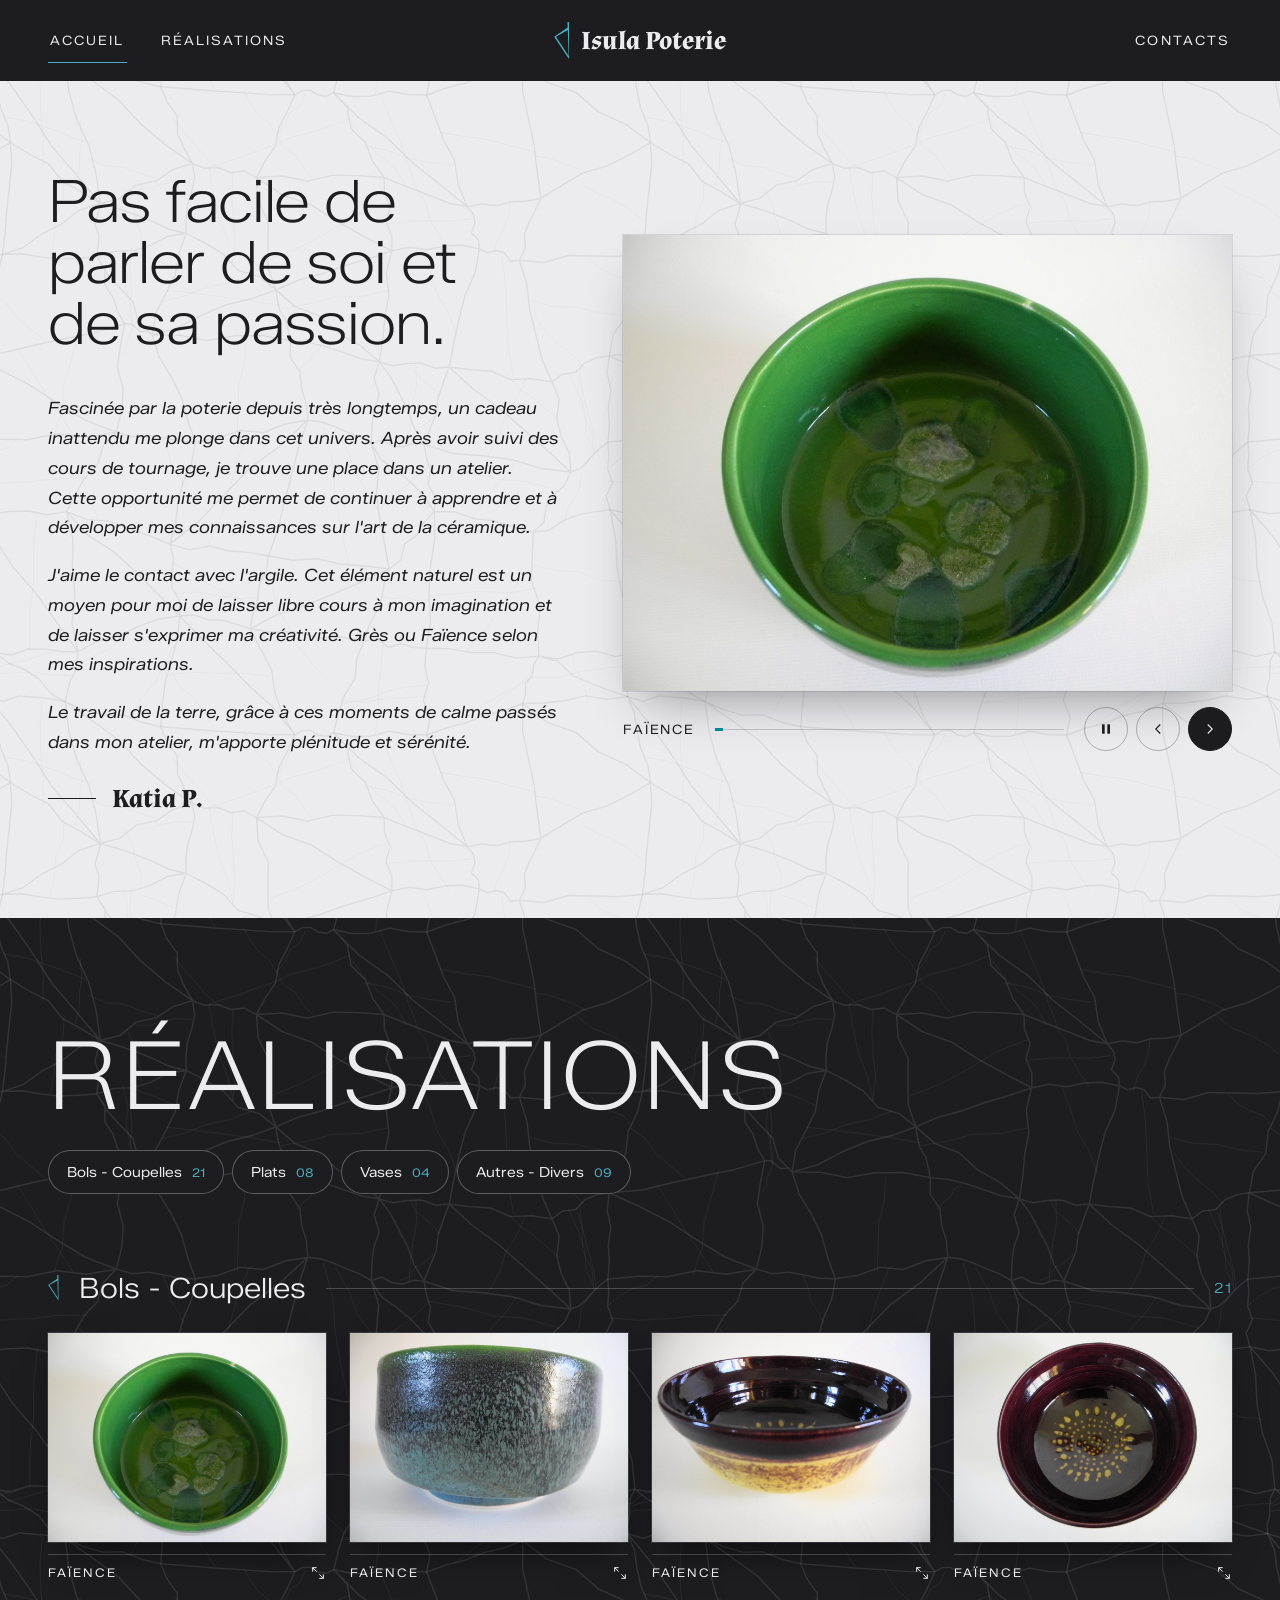
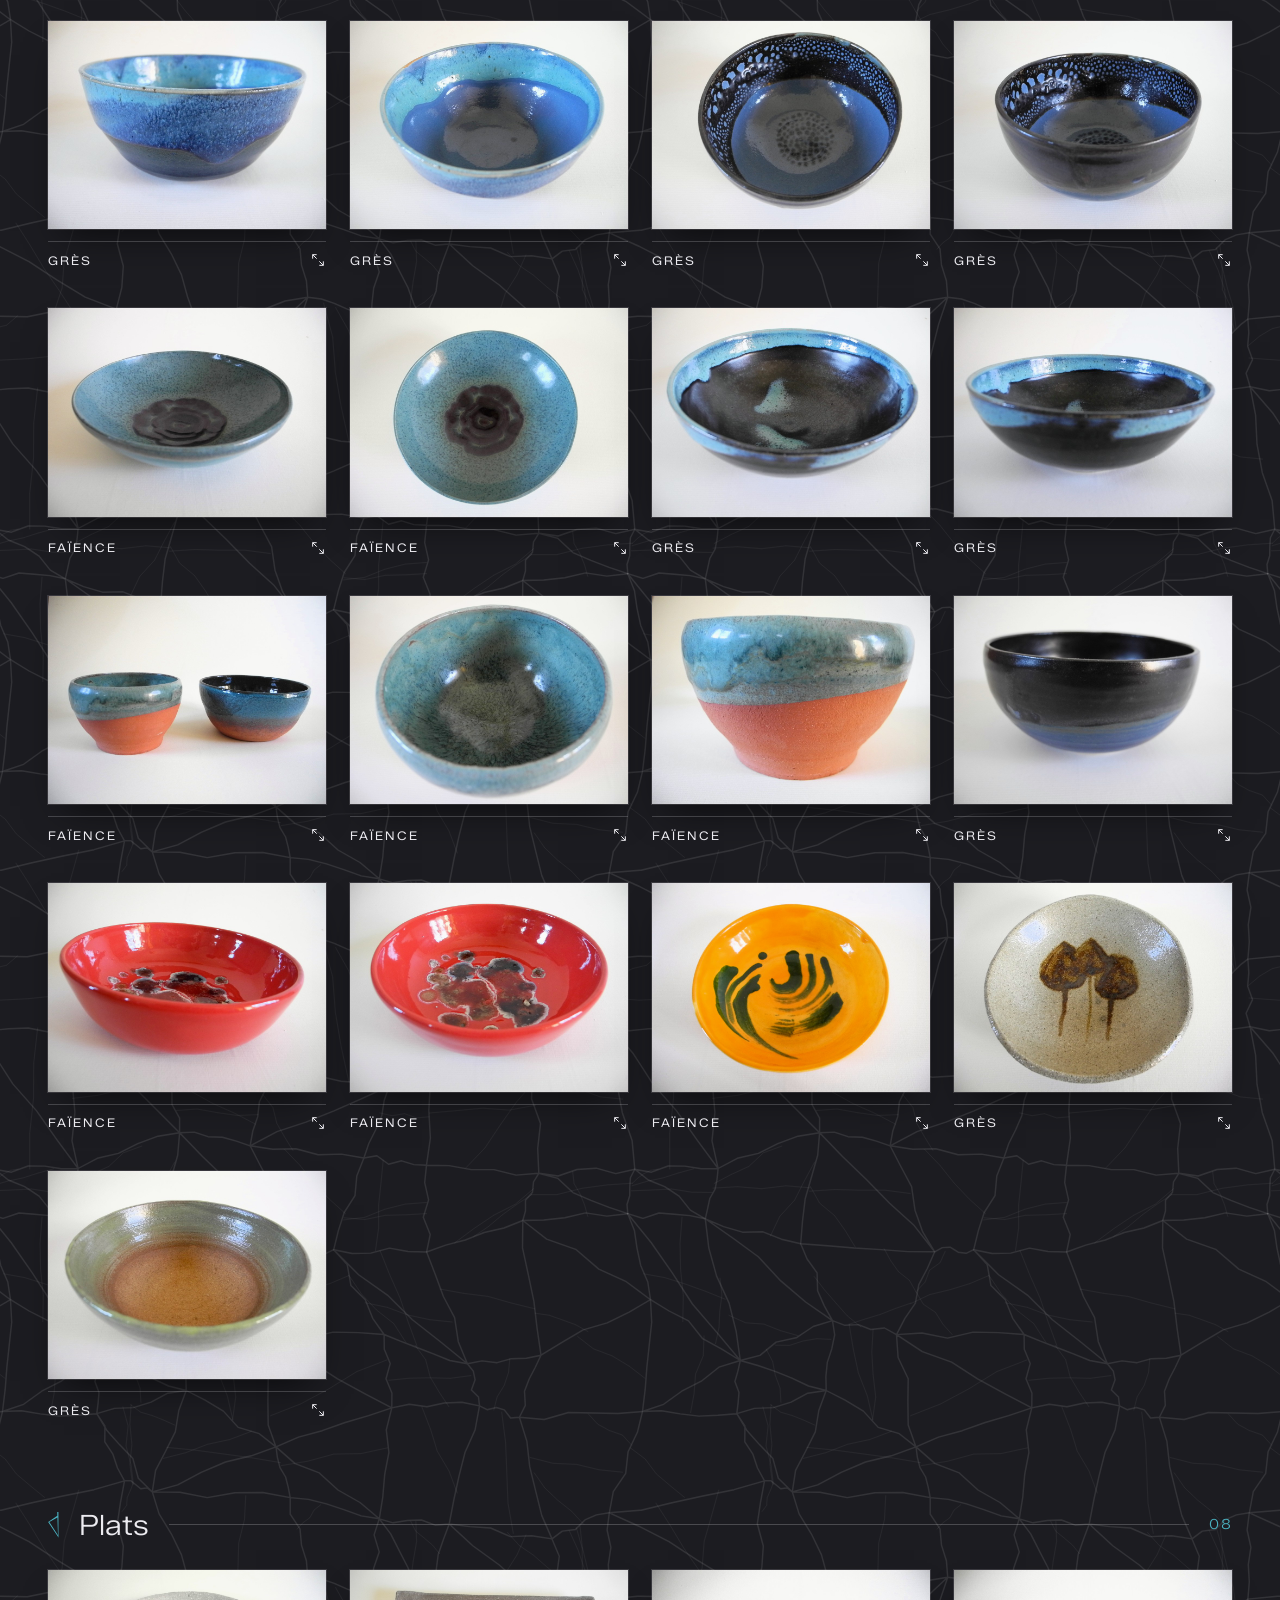
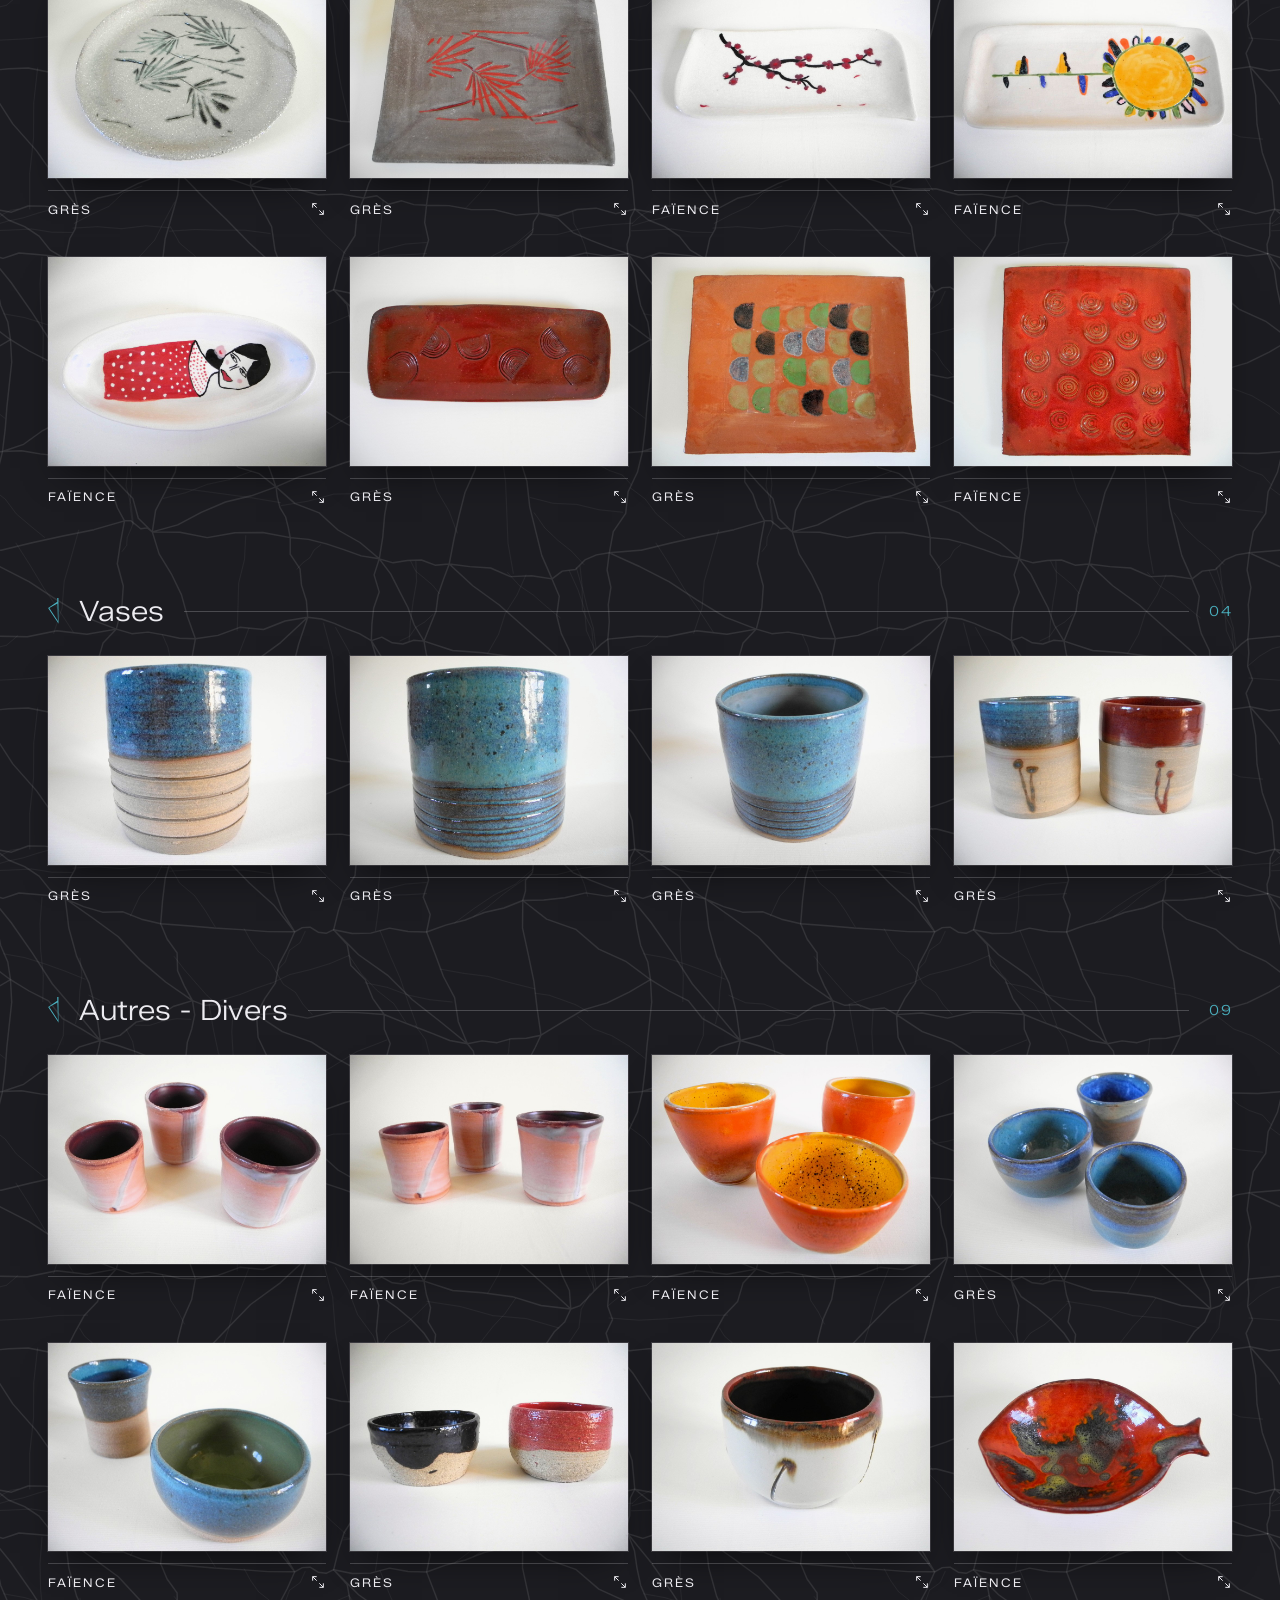
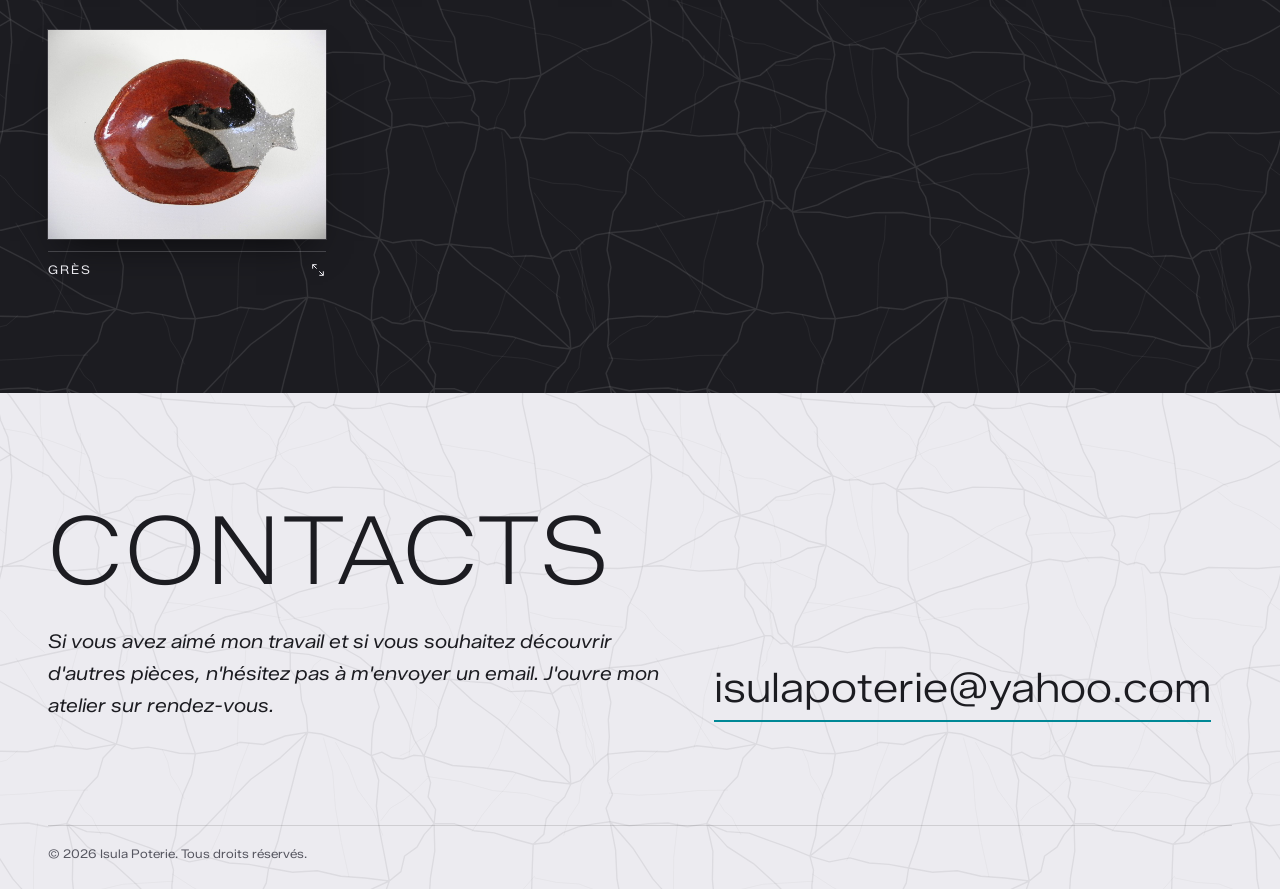
<file: website/index.html>
<!doctype html>
<html lang="fr">
<head>
<meta charset="utf-8">
<meta name="viewport" content="width=device-width, initial-scale=1, viewport-fit=cover">
<title>Isula Poterie — Poterie artisanale, grès et faïence</title>
<meta name="description" content="Isula Poterie : bols, coupelles, plats et vases en grès et faïence façonnés par Katia P. Atelier ouvert sur rendez-vous.">
<meta name="theme-color" content="#1c1c21">
<meta name="color-scheme" content="only light">
<link rel="icon" href="assets/images/favicon.svg" type="image/svg+xml">
<link rel="icon" href="assets/images/favicon.ico" sizes="16x16 32x32 48x48">
<link rel="apple-touch-icon" href="assets/images/apple-touch-icon.png">
<script>(function(d){try{if(!matchMedia("(prefers-reduced-motion: reduce)").matches)d.documentElement.classList.add("intro-on")}catch(e){}})(document)</script>
<link rel="preload" href="assets/fonts/zalando-sans-semiexpanded.ttf" as="font" type="font/ttf" crossorigin>
<link rel="preload" href="assets/fonts/almendra-bold.ttf" as="font" type="font/ttf" crossorigin>
<link rel="stylesheet" href="assets/css/style.css">
</head>
<body>
<svg xmlns="http://www.w3.org/2000/svg" class="sprite" aria-hidden="true" focusable="false">
  <symbol id="i-logo" viewBox="0 0 820 2000"><path fill="#4ab0bf" fill-rule="evenodd" d="M711 0H820V1990L10 777L718 293ZM725 418L770 1785L103 777Z"/></symbol>
  <symbol id="i-prev" viewBox="0 0 24 24"><polyline points="15 6 9 12 15 18" fill="none" stroke="currentColor" stroke-width="1.5"/></symbol>
  <symbol id="i-next" viewBox="0 0 24 24"><polyline points="9 6 15 12 9 18" fill="none" stroke="currentColor" stroke-width="1.5"/></symbol>
  <symbol id="i-close" viewBox="0 0 24 24"><g fill="none" stroke="currentColor" stroke-width="1.5"><line x1="6" y1="6" x2="18" y2="18"/><line x1="18" y1="6" x2="6" y2="18"/></g></symbol>
  <symbol id="i-play" viewBox="0 0 24 24"><path fill="currentColor" d="M7 5l12 7-12 7z"/></symbol>
  <symbol id="i-pause" viewBox="0 0 24 24"><g fill="currentColor"><rect x="6" y="5" width="4" height="14"/><rect x="14" y="5" width="4" height="14"/></g></symbol>
  <symbol id="i-expand" viewBox="0 0 24 24"><path fill="none" stroke="currentColor" stroke-width="1.5" d="M4 10V4h6M20 14v6h-6M4 4l6 6M20 20l-6-6"/></symbol>
  <symbol id="i-menu" viewBox="0 0 24 24"><g fill="none" stroke="currentColor" stroke-width="1.5"><line x1="4" y1="8" x2="20" y2="8"/><line x1="8" y1="16" x2="20" y2="16"/></g></symbol>
</svg>

<div class="intro-overlay">
  <div class="intro-stage" aria-hidden="true">
    <div class="intro-crackle"></div>
    <div class="intro-mark"><svg class="intro-logo" viewBox="0 0 820 2000"><use href="#i-logo"/></svg></div>
    <p class="intro-word" translate="no"><span class="intro-isula">Isula</span><span class="intro-poterie">Poterie</span></p>
  </div>
</div>

<a href="#contenu" class="skip">Aller au contenu</a>

<header class="site-header">
  <nav class="nav">
    <div class="nav-side nav-left">
      <a href="#accueil" class="navlink" aria-current="true">Accueil</a>
      <a href="#realisations" class="navlink">Réalisations</a>
    </div>
    <a href="#accueil" class="brand">
      <svg class="brand-logo" viewBox="0 0 820 2000" aria-hidden="true"><use href="#i-logo"/></svg>
      <span class="brand-name" translate="no">Isula Poterie</span>
    </a>
    <div class="nav-side nav-right">
      <a href="#contacts" class="navlink">Contacts</a>
    </div>
    <button type="button" class="round menu-btn" aria-label="Menu" aria-expanded="false" aria-controls="menu">
      <svg width="24" height="24" aria-hidden="true"><use href="#i-menu"/></svg>
    </button>
  </nav>
</header>

<main id="contenu">
  <section id="accueil" class="crk-light home">
    <div class="home-inner">
      <div class="intro">
        <h1>Pas facile de parler de soi et de sa passion.</h1>
        <div class="intro-text">
          <p>Fascinée par la poterie depuis très longtemps, un cadeau inattendu me plonge dans cet univers. Après avoir suivi des cours de tournage, je trouve une place dans un atelier. Cette opportunité me permet de continuer à apprendre et à développer mes connaissances sur l'art de la céramique.</p>
          <p>J'aime le contact avec l'argile. Cet élément naturel est un moyen pour moi de laisser libre cours à mon imagination et de laisser s'exprimer ma créativité. Grès ou Faïence selon mes inspirations.</p>
          <p>Le travail de la terre, grâce à ces moments de calme passés dans mon atelier, m'apporte plénitude et sérénité.</p>
        </div>
        <p class="signature"><span class="signature-rule"></span>Katia P.</p>
      </div>

      <figure class="slideshow" id="slideshow">
        <div class="slideshow-frame">
          <img class="slideshow-layer is-visible" alt="" width="1024" height="768">
          <img class="slideshow-layer" alt="" width="1024" height="768" aria-hidden="true">
        </div>
        <figcaption class="slideshow-bar">
          <span class="slideshow-cap"></span>
          <span class="slideshow-track"><span class="slideshow-progress"></span></span>
          <span class="slideshow-buttons">
            <button type="button" class="round round-line slideshow-play" aria-label="Mettre le diaporama en pause">
              <svg class="icon-pause" width="16" height="16" aria-hidden="true"><use href="#i-pause"/></svg>
              <svg class="icon-play" width="16" height="16" aria-hidden="true"><use href="#i-play"/></svg>
            </button>
            <button type="button" class="round round-line slideshow-prev" aria-label="Image précédente">
              <svg width="18" height="18" aria-hidden="true"><use href="#i-prev"/></svg>
            </button>
            <button type="button" class="round round-fill slideshow-next" aria-label="Image suivante">
              <svg width="18" height="18" aria-hidden="true"><use href="#i-next"/></svg>
            </button>
          </span>
        </figcaption>
      </figure>
    </div>
  </section>

  <section id="realisations" class="crk-dark works">
    <div class="wrap">
      <div class="works-head">
        <h2 class="display">RÉALISATIONS</h2>
        <nav aria-label="Réalisations" class="chips"></nav>
      </div>
      <div class="gallery"></div>
    </div>
  </section>

  <section id="contacts" class="crk-light contacts">
    <div class="contacts-inner">
      <div class="contacts-text">
        <h2 class="display">CONTACTS</h2>
        <p>Si vous avez aimé mon travail et si vous souhaitez découvrir d'autres pièces, n'hésitez pas à m'envoyer un email. J'ouvre mon atelier sur rendez-vous.</p>
      </div>
      <div class="contacts-mail">
        <a class="mail" href="mailto:isulapoterie@yahoo.com">isulapoterie@yahoo.com</a>
      </div>
    </div>
    <footer class="footer">
      <p>© 2026 Isula Poterie. Tous droits réservés.</p>
    </footer>
  </section>
</main>

<dialog id="menu" class="menu crk-dark" aria-label="Menu">
  <div class="dlg-bar">
    <span class="brand">
      <svg class="brand-logo" viewBox="0 0 820 2000" aria-hidden="true"><use href="#i-logo"/></svg>
      <span class="brand-name" translate="no">Isula Poterie</span>
    </span>
    <button type="button" class="round round-line menu-close" aria-label="Fermer">
      <svg width="20" height="20" aria-hidden="true"><use href="#i-close"/></svg>
    </button>
  </div>
  <nav aria-label="Menu" class="menu-nav">
    <a href="#accueil">Accueil</a>
    <a href="#realisations">Réalisations</a>
    <a href="#contacts">Contacts</a>
    <a href="mailto:isulapoterie@yahoo.com" class="menu-mail">isulapoterie@yahoo.com</a>
  </nav>
</dialog>

<dialog id="viewer" class="viewer crk-dark" aria-label="Visionneuse">
  <div class="dlg-bar viewer-bar">
    <span class="brand viewer-brand">
      <svg class="brand-logo" viewBox="0 0 820 2000" aria-hidden="true"><use href="#i-logo"/></svg>
      <span class="brand-name" translate="no">Isula Poterie</span>
    </span>
    <p class="viewer-meta viewer-meta-top"><span class="viewer-category"></span><span class="viewer-dash"></span><span class="viewer-cap"></span></p>
    <button type="button" class="icon-btn viewer-close" aria-label="Fermer">
      <svg width="22" height="22" aria-hidden="true"><use href="#i-close"/></svg>
    </button>
  </div>
  <div class="viewer-stage">
    <img class="viewer-img" alt="" width="1024" height="768">
  </div>
  <p class="viewer-meta viewer-meta-bottom"><span class="viewer-category"></span><span class="viewer-dash"></span><span class="viewer-cap"></span></p>
  <div class="viewer-thumbs"></div>
  <div class="viewer-nav">
    <button type="button" class="icon-btn viewer-prev" aria-label="Précédent">
      <svg width="22" height="22" aria-hidden="true"><use href="#i-prev"/></svg>
    </button>
    <span class="viewer-count"></span>
    <button type="button" class="icon-btn viewer-next" aria-label="Suivant">
      <svg width="22" height="22" aria-hidden="true"><use href="#i-next"/></svg>
    </button>
  </div>
</dialog>

<script src="photos/photos.js"></script>
<script src="assets/js/intro.js" defer onerror="var o=document.querySelector('.intro-overlay');if(o)o.remove();document.documentElement.classList.remove('intro-on','intro-lock')"></script>
<script src="assets/js/site.js" defer></script>
</body>
</html>
</file>
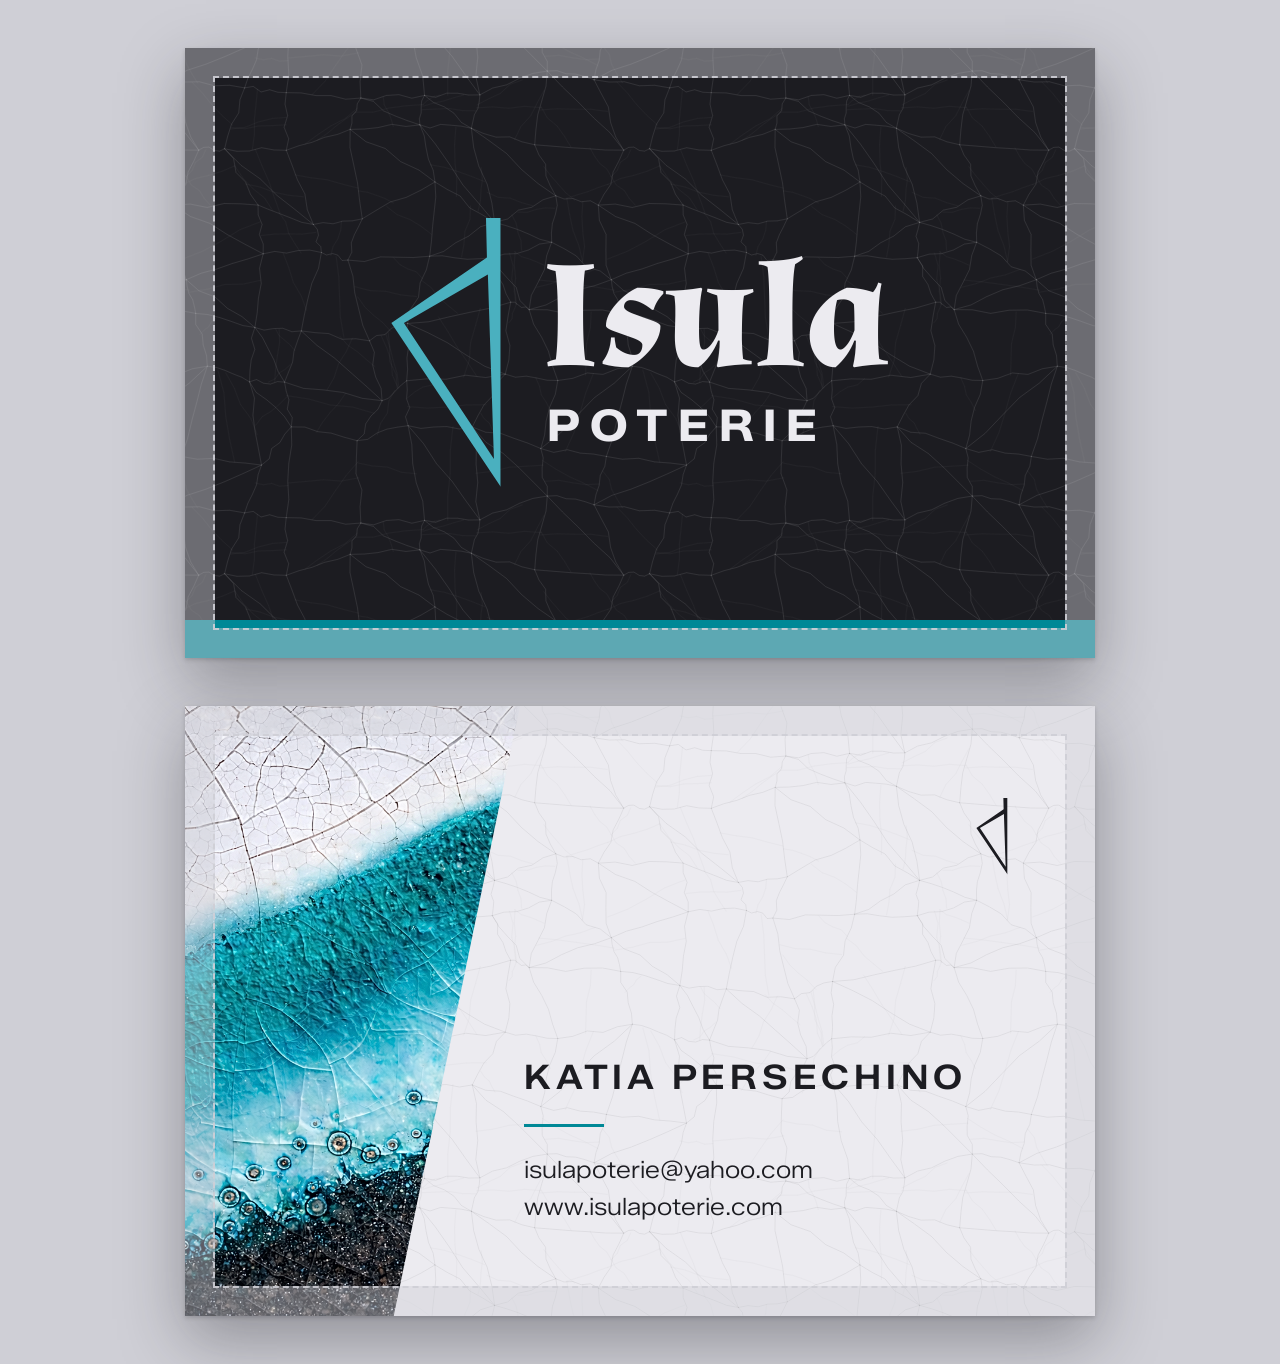
<file: business-card/card.html>
<!doctype html>
<!--
  Isula Poterie — business card (85 x 55 mm), "Atelier blanc" design.

  HOW TO EDIT
  - Text: change the lines marked "EDIT" below (name, email, website).
  - Colours: change the variables in :root.
  - Preview: open this file in a browser. Dashed line = where the card is cut;
    the lighter band outside it is the 3 mm bleed (printed, then cut off).
  - Export: double-click export-card.bat (high-quality PNGs of both sides).

  Layout is drawn at 10 px = 1 mm: each side is 910 x 610 px
  = 85 x 55 mm card + 3 mm bleed on every side (30 px).
-->
<html lang="fr">
<head>
<meta charset="utf-8">
<meta name="viewport" content="width=device-width, initial-scale=1">
<title>Isula Poterie — Carte de visite</title>
<style>
@font-face { font-family: "Almendra"; src: url("../website/assets/fonts/almendra-bold.ttf") format("truetype"); font-weight: 700; }
@font-face { font-family: "Zalando"; src: url("../website/assets/fonts/zalando-sans-semiexpanded.ttf") format("truetype"); font-weight: 100 900; }

:root {
  --dark: #1c1c21;
  --light: #ecebf0;
  --teal: #4ab0bf;         /* logo */
  --teal-strong: #008896;  /* bottom stripe, rule under the name */
  --bleed: 30px;           /* 3 mm */
}

* { box-sizing: border-box; }
body { margin: 0; font-family: Zalando, sans-serif; }

/* ---------- Card sides ---------- */
.side {
  position: relative;
  width: 910px;
  height: 610px;
  overflow: hidden;
}
.crk-dark  { background: var(--dark)  url("../branding/textures/crackle-dark.svg")  center / 425px 425px; color: var(--light); }
.crk-light { background: var(--light) url("../branding/textures/crackle-light.svg") center / 425px 425px; color: var(--dark); }
.trim { position: absolute; inset: var(--bleed); }   /* the visible card, 850 x 550 */
.mark { display: block; width: auto; }

/* Front */
.front .trim { display: flex; align-items: center; justify-content: center; gap: 40px; }
.front .mark { height: 270px; fill: var(--teal); }
.wordmark-1 { margin: 0; font-family: Almendra, serif; font-weight: 700; font-size: 153px; line-height: 0.85; }
.wordmark-2 { margin: 14px 0 0 6px; font-weight: 700; font-size: 44px; letter-spacing: 0.22em; }
.stripe { position: absolute; left: 0; right: 0; bottom: 0; height: calc(var(--bleed) + 8.5px); background: var(--teal-strong); }

/* Back */
.glaze {
  position: absolute; top: 0; bottom: 0; left: 0; width: 335px;
  background: url("glaze.png") 40% 55% / cover;
  clip-path: polygon(0 0, 100% 0, 62.3% 100%, 0 100%);
}
.back .trim { left: calc(var(--bleed) + 298px); padding: 62px 57px 57px 11px; display: flex; flex-direction: column; justify-content: space-between; }
.back .mark { height: 77px; align-self: flex-end; fill: var(--dark); }
.name { margin: 0; font-weight: 600; font-size: 34px; letter-spacing: 0.14em; }
.rule { display: block; width: 80px; height: 3px; background: var(--teal-strong); margin: 26px 0 28px; }
.contact { margin: 0 0 8px; font-weight: 300; font-size: 24px; }

/* ---------- Screen preview ---------- */
@media screen {
  body { min-height: 100vh; background: #cfcfd6; display: flex; flex-wrap: wrap; gap: 48px; align-items: center; justify-content: center; padding: 48px 16px; }
  .side { zoom: min(1, calc((100vw - 32px) / 910px)); box-shadow: 0 2px 4px rgba(28,28,33,.18), 0 24px 60px rgba(28,28,33,.35); }
  .side::after { content: ""; position: absolute; inset: var(--bleed); outline: 2px dashed rgba(207,207,214,.9); box-shadow: 0 0 0 var(--bleed) rgba(207,207,214,.45); pointer-events: none; }
  /* PNG export (card.html?side=front|back): one side, trimmed, at the top left */
  html.png body { display: block; min-height: 0; padding: 0; overflow: hidden; }
  html.png-front, html.png-front body { background: var(--dark); }   /* no white at the edges */
  html.png-back,  html.png-back  body { background: var(--light); }
  html.png { overflow: hidden; }
  /* Pinned to the viewport so the 850 x 550 card fills the image exactly, edge to edge */
  html.png .side { zoom: 1; position: fixed; top: calc(-1 * var(--bleed)); left: calc(-1 * var(--bleed)); box-shadow: none; }
  html.png .side::after { display: none; }
  html.png-front .back, html.png-back .front { display: none; }
}

/* ---------- Print / PDF: one side per page, with bleed ---------- */
@media print {
  @page { size: 91mm 61mm; margin: 0; }
  .side { zoom: 0.3779527559; break-after: page; }  /* 10 px -> 1 mm */
  * { -webkit-print-color-adjust: exact; print-color-adjust: exact; }
}
</style>
<script>
  var side = new URLSearchParams(location.search).get("side");
  if (side === "front" || side === "back") document.documentElement.className = "png png-" + side;
</script>
</head>
<body>
<svg width="0" height="0" style="position:absolute" aria-hidden="true">
  <symbol id="logo" viewBox="0 0 820 2000"><path fill-rule="evenodd" d="M711 0H820V1990L10 777L718 293ZM725 418L770 1785L103 777Z"/></symbol>
</svg>

<!-- ===== FRONT (recto) ===== -->
<section class="side front crk-dark" aria-label="Recto">
  <div class="trim">
    <svg class="mark" viewBox="0 0 820 2000" aria-hidden="true"><use href="#logo"/></svg>
    <div translate="no">
      <p class="wordmark-1">Isula</p>
      <p class="wordmark-2">POTERIE</p>
    </div>
  </div>
  <span class="stripe"></span>
</section>

<!-- ===== BACK (verso) ===== -->
<section class="side back crk-light" aria-label="Verso">
  <div class="glaze" aria-hidden="true"></div>
  <div class="trim">
    <svg class="mark" viewBox="0 0 820 2000" aria-hidden="true"><use href="#logo"/></svg>
    <div>
      <p class="name">KATIA PERSECHINO</p>                 <!-- EDIT: name -->
      <span class="rule"></span>
      <p class="contact">isulapoterie@yahoo.com</p>         <!-- EDIT: email -->
      <p class="contact">www.isulapoterie.com</p>           <!-- EDIT: website (add a <p class="contact"> line for a phone number) -->
    </div>
  </div>
</section>
</body>
</html>
</file>
<file: website/assets/css/style.css>
/* Isula Poterie — "white studio" design direction.
   Values taken from the design files Main.dc.html (desktop), Mobile.dc.html (≤ 720px)
   and Visionneuse.dc.html (photo viewer). */

/* ---------- Fonts ---------- */
@font-face {
  font-family: "Almendra";
  src: url("../fonts/almendra-bold.ttf") format("truetype");
  font-weight: 700;
  font-style: normal;
  font-display: swap;
}
@font-face {
  font-family: "Zalando";
  src: url("../fonts/zalando-sans-semiexpanded.ttf") format("truetype");
  font-weight: 100 900;
  font-style: normal;
  font-display: swap;
}
@font-face {
  font-family: "Zalando";
  src: url("../fonts/zalando-sans-semiexpanded-italic.ttf") format("truetype");
  font-weight: 100 900;
  font-style: italic;
  font-display: swap;
}

/* ---------- Tokens ---------- */
:root {
  /* The site keeps its colours: no automatic darkening by the browser */
  color-scheme: only light;
  --dark: #1c1c21;
  --light: #ecebf0;
  --teal: #4ab0bf;
  --teal-strong: #008896;
  --teal-deep: #006f7a;
  --teal-pale: #98cfdb;
  --bar: #121216;
  --muted: #b9b9c4;
  --footer: #55555f;
  --line-dark: rgba(28, 28, 33, 0.2);
  --line-light: rgba(236, 235, 240, 0.2);
  --gutter: clamp(16px, 4vw, 48px);
  --max: 1360px;
  --display: clamp(44px, 7.4vw, 112px);
}

/* ---------- Base ---------- */
*, *::before, *::after { box-sizing: border-box; }
html {
  -webkit-tap-highlight-color: transparent;
  -webkit-text-size-adjust: 100%;
  scroll-behavior: smooth;
}
html:has(dialog[open]) { overflow: hidden; }
body {
  margin: 0;
  background: var(--light);
  color: var(--dark);
  font-family: Zalando, sans-serif;
}
img { max-width: 100%; }
a { color: inherit; }
a:hover { color: var(--teal-deep); }
.crk-dark a:hover { color: var(--teal-pale); }
a, button { touch-action: manipulation; }
button { font: inherit; }
h1, h2, h3 { text-wrap: balance; }

a:focus-visible, button:focus-visible { outline: 2px solid var(--teal-strong); outline-offset: 3px; }
.site-header a:focus-visible, .site-header button:focus-visible,
.crk-dark a:focus-visible, .crk-dark button:focus-visible { outline-color: var(--teal-pale); }

.sprite { position: absolute; width: 0; height: 0; overflow: hidden; }

.skip {
  position: absolute; left: 16px; top: -80px; z-index: 60;
  background: var(--dark); color: var(--light); padding: 12px 16px;
}
.skip:focus { top: 16px; }
.skip:hover { color: var(--light); }

.crk-dark {
  background-color: var(--dark);
  background-image: url("../images/crackle-dark.svg");
  background-size: 640px 640px;
}
.crk-light {
  background-color: var(--light);
  background-image: url("../images/crackle-light.svg");
  background-size: 640px 640px;
}

.display {
  margin: 0;
  font-weight: 200;
  font-size: var(--display);
  line-height: 0.9;
  letter-spacing: 0.02em;
}

.round {
  width: 44px; height: 44px; border-radius: 50%;
  display: grid; place-items: center; flex-shrink: 0;
  padding: 0; cursor: pointer; border: 0; background: transparent; color: inherit;
}
.round-line { border: 1px solid rgba(28, 28, 33, 0.3); color: var(--dark); }
.round-fill { border: 1px solid var(--dark); background: var(--dark); color: var(--light); }
.crk-dark .round-line { border-color: rgba(236, 235, 240, 0.35); color: var(--light); }
.round svg, .icon-btn svg { display: block; }

.icon-btn {
  width: 52px; height: 52px; border-radius: 50%; padding: 0;
  border: 1px solid rgba(236, 235, 240, 0.35); background: transparent; color: var(--light);
  display: grid; place-items: center; cursor: pointer;
}
.icon-btn:hover { border-color: var(--teal); color: var(--teal); }

/* ---------- Header ---------- */
.site-header { background: var(--dark); color: var(--light); }
.nav {
  /* the max width includes the side gutters, to line up with the section content */
  max-width: calc(var(--max) + 2 * var(--gutter)); margin: 0 auto;
  display: flex; flex-wrap: wrap; justify-content: space-between; align-items: center; gap: 16px;
  padding: 18px var(--gutter);
  font-size: 13px; letter-spacing: 0.16em; text-transform: uppercase;
}
.nav-side { display: flex; gap: 32px; flex: 1 1 200px; }
.nav-right { justify-content: flex-end; }
.navlink {
  text-decoration: none; padding: 12px 2px; line-height: 20px;
  border-bottom: 1px solid transparent;
}
.site-header a:hover { color: var(--light); }
.navlink:hover, .navlink[aria-current] { border-bottom-color: var(--teal); }

.brand {
  display: flex; align-items: center; gap: 12px;
  text-decoration: none; letter-spacing: 0; text-transform: none;
}
.brand-logo { height: 38px; width: auto; aspect-ratio: 820 / 2000; }
.brand-name { font-family: Almendra, serif; font-weight: 700; font-size: 26px; }
.menu-btn { display: none; color: var(--light); }

/* ---------- Home ---------- */
.home {
  padding: clamp(48px, 7vw, 104px) var(--gutter) clamp(64px, 8vw, 120px);
}
.home-inner {
  max-width: var(--max); margin: 0 auto;
  display: flex; flex-wrap: wrap; align-items: center; gap: clamp(40px, 5vw, 80px);
}
.intro { flex: 1 1 440px; min-width: 0; }
.intro h1 {
  margin: 0 0 40px;
  font-weight: 200; font-size: clamp(38px, 4.6vw, 68px); line-height: 1.04; letter-spacing: -0.02em;
}
.intro-text { font-style: italic; font-size: 17px; line-height: 1.75; max-width: 560px; }
.intro-text p { margin: 0 0 18px; }
.intro-text p:last-child { margin-bottom: 24px; }
.signature {
  margin: 0; display: flex; align-items: center; gap: 16px;
  font-family: Almendra, serif; font-weight: 700; font-size: 26px;
}
.signature-rule { width: 48px; height: 1px; background: var(--dark); }

/* Slideshow */
.slideshow { flex: 1.25 1 520px; min-width: 0; margin: 0; }
.slideshow-frame {
  position: relative; aspect-ratio: 4 / 3; overflow: hidden; background: #dcdcdc;
  box-shadow: 0 0 0 1px rgba(28, 28, 33, 0.1), 0 24px 48px -20px rgba(28, 28, 33, 0.45);
}
.slideshow-layer {
  position: absolute; inset: 0; width: 100%; height: 100%;
  object-fit: cover; display: block;
  opacity: 0; transition: opacity 1s ease-in-out;
}
.slideshow-layer.is-visible { opacity: 1; }
.slideshow-layer:not([src]) { visibility: hidden; }
.slideshow-bar {
  display: flex; align-items: center; gap: 20px; margin-top: 16px;
  font-size: 13px; letter-spacing: 0.14em; text-transform: uppercase;
}
.slideshow-cap { min-width: 72px; }
.slideshow-track { flex: 1; height: 1px; background: var(--line-dark); position: relative; }
.slideshow-progress {
  position: absolute; left: 0; top: -1px; height: 3px; width: 0;
  /* Ease-in-out (slow start, fast middle, soft landing) over about half of SLIDE_MS (3s in site.js). */
  background: var(--teal-strong); transition: width 1.6s cubic-bezier(0.65, 0, 0.35, 1);
}
.slideshow-buttons { display: flex; gap: 8px; }
.slideshow-play .icon-play { display: none; }
.slideshow-play[data-paused] .icon-play { display: block; }
.slideshow-play[data-paused] .icon-pause { display: none; }
.round-line:hover { border-color: var(--teal-strong); color: var(--teal-strong); }
.round-fill:hover { background: var(--teal-deep); border-color: var(--teal-deep); }
.crk-dark .round-line:hover { border-color: var(--teal); color: var(--teal); }

/* ---------- Works (gallery) ---------- */
.works { color: var(--light); padding: clamp(72px, 9vw, 128px) var(--gutter); }
.wrap { max-width: var(--max); margin: 0 auto; }
.works-head {
  display: flex; flex-wrap: wrap; justify-content: space-between; align-items: flex-end; gap: 32px;
  margin-bottom: clamp(48px, 6vw, 88px);
}
.chips { display: flex; flex-wrap: wrap; gap: 8px; }
.chips:empty { display: none; }
.chip {
  text-decoration: none; display: inline-flex; align-items: center; gap: 10px;
  min-height: 44px; padding: 0 18px;
  border: 1px solid rgba(236, 235, 240, 0.3); border-radius: 999px; font-size: 14px;
  background: var(--dark); /* solid background: the crackle texture does not show through */
}
.chip:hover { border-color: var(--teal); }
.chip-count, .category-count { color: var(--teal); }
.chip-count { font-size: 12px; }

.category { margin-bottom: clamp(64px, 7vw, 104px); }
.category:last-child { margin-bottom: 0; }
.category-title {
  display: flex; align-items: center; gap: 20px; margin: 0 0 28px;
  font-weight: 300; font-size: clamp(22px, 2.2vw, 30px);
}
.category-logo { height: 26px; width: auto; aspect-ratio: 820 / 2000; flex-shrink: 0; }
.category-rule { flex: 1; height: 1px; background: rgba(236, 235, 240, 0.22); }
.category-count { font-size: 14px; letter-spacing: 0.1em; }

.grid { display: grid; grid-template-columns: repeat(4, minmax(0, 1fr)); gap: 40px 24px; }
.piece {
  all: unset; cursor: pointer; display: block; width: 100%;
  -webkit-tap-highlight-color: transparent;
}
.piece:focus-visible { outline: 2px solid var(--teal); outline-offset: 6px; }
.piece-img {
  display: block; overflow: hidden; background: #d9d9d9;
  box-shadow: 0 0 0 1px rgba(236, 235, 240, 0.14), 0 18px 36px -16px rgba(0, 0, 0, 0.7);
}
.piece-img img {
  width: 100%; height: auto; aspect-ratio: 4 / 3; object-fit: cover; display: block;
  transition: filter 0.4s ease;
}
@media (hover: hover) {
  .piece:hover .piece-img img { filter: brightness(1.06); }
  .piece:hover .piece-cap { color: var(--teal); }
}
.piece:active .piece-img img { filter: brightness(1.08); }
.piece-cap {
  display: flex; justify-content: space-between; align-items: center;
  min-height: 27px; margin-top: 12px; padding-top: 10px; border-top: 1px solid var(--line-light);
  font-size: 12px; letter-spacing: 0.16em; text-transform: uppercase; color: var(--light);
}
.piece-cap svg { margin-left: auto; flex-shrink: 0; }
.empty { margin: 0; font-size: 17px; font-style: italic; color: var(--muted); }

/* ---------- Contacts ---------- */
.contacts { padding: clamp(72px, 9vw, 128px) var(--gutter) 28px; }
.contacts-inner {
  max-width: var(--max); margin: 0 auto;
  display: flex; flex-wrap: wrap; gap: 48px; align-items: flex-end; justify-content: space-between;
}
.contacts-text { flex: 1 1 520px; min-width: 0; }
.contacts-text .display { margin-bottom: 32px; }
.contacts-text p { margin: 0; max-width: 620px; font-style: italic; font-size: 19px; line-height: 1.7; }
.contacts-mail { flex: 1 1 420px; min-width: 0; }
.mail {
  display: inline-block; font-weight: 300; font-size: clamp(26px, 3.2vw, 46px);
  text-decoration: none; padding-bottom: 8px; border-bottom: 2px solid var(--teal-strong);
  overflow-wrap: anywhere;
}
.footer {
  max-width: var(--max); margin: clamp(72px, 8vw, 112px) auto 0;
  padding-top: 20px; border-top: 1px solid rgba(28, 28, 33, 0.14);
}
.footer p { margin: 0; font-size: 12px; color: var(--footer); }

/* ---------- Dialogs (viewer, menu) ---------- */
dialog.viewer, dialog.menu {
  position: fixed; inset: 0;
  width: 100%; height: 100%; max-width: none; max-height: none;
  margin: 0; padding: 0; border: 0;
  color: var(--light);
  overscroll-behavior: contain;
}
dialog.viewer::backdrop, dialog.menu::backdrop { background: transparent; }
dialog:focus { outline: none; }

.dlg-bar {
  display: flex; justify-content: space-between; align-items: center; gap: 12px;
  background: var(--bar); border-bottom: 1px solid rgba(236, 235, 240, 0.14);
}
.dlg-bar .brand-logo { height: 30px; }

/* Viewer — desktop (Visionneuse.dc.html) */
.viewer[open] {
  display: flex; flex-direction: column; align-items: center; justify-content: center; gap: 20px;
  padding: 120px 120px 28px;
}
.viewer-bar {
  position: absolute; top: 0; left: 0; right: 0; height: 92px;
  padding: 0 32px; justify-content: flex-start;
}
.viewer-bar .brand-name { font-size: 20px; }
.viewer-close { position: absolute; top: 20px; right: 24px; }
.viewer-meta.viewer-meta-top { display: none; }
.viewer-stage { min-height: 0; max-width: 100%; display: flex; justify-content: center; }
.viewer-img {
  display: block; width: auto; height: auto; max-width: 100%;
  max-height: calc(100vh - 270px); max-height: calc(100dvh - 270px);
  object-fit: contain; box-shadow: 0 30px 90px rgba(0, 0, 0, 0.6);
  touch-action: pan-y; user-select: none; -webkit-user-drag: none;
}
.viewer-meta {
  margin: 0; display: flex; align-items: center; gap: 16px;
  font-size: 13px; letter-spacing: 0.16em; text-transform: uppercase;
}
.viewer-category { color: var(--muted); }
.viewer-dash { width: 24px; height: 1px; background: var(--teal); flex-shrink: 0; }
.viewer-meta.no-cap .viewer-dash, .viewer-meta.no-cap .viewer-cap { display: none; }
.viewer-thumbs { display: flex; gap: 10px; max-width: 100%; overflow-x: auto; padding: 4px; }
.viewer-thumbs:empty { display: none; }
.thumb {
  all: unset; cursor: pointer; flex-shrink: 0; width: 64px; height: 48px;
  outline: 1px solid var(--line-light); outline-offset: 2px; opacity: 0.55;
}
.thumb:hover { opacity: 0.85; }
.thumb[aria-current] { outline: 2px solid var(--teal); opacity: 1; }
.thumb:focus-visible { outline: 2px solid var(--teal-pale); opacity: 1; }
.thumb img { width: 100%; height: 100%; object-fit: cover; display: block; }
.viewer-nav { display: contents; }
.viewer-prev, .viewer-next { position: absolute; top: 50%; transform: translateY(-50%); }
.viewer-prev { left: 32px; }
.viewer-next { right: 32px; border-color: var(--teal); color: var(--teal); }
.viewer-count { display: none; }

/* Menu (mobile) */
.menu[open] { display: flex; flex-direction: column; }
.menu .dlg-bar { padding: 10px 8px 10px 16px; padding-top: max(10px, env(safe-area-inset-top)); }
.menu .brand { gap: 10px; min-height: 44px; }
.menu .brand-name { font-size: 22px; }
.menu-nav {
  flex: 1; display: flex; flex-direction: column; justify-content: flex-end;
  padding: 24px 16px 48px; padding-bottom: max(48px, env(safe-area-inset-bottom));
}
.menu-nav a {
  text-decoration: none; padding: 14px 0; border-bottom: 1px solid rgba(236, 235, 240, 0.18);
  font-weight: 200; font-size: 40px;
}
.menu-nav .menu-mail {
  margin-top: 28px; padding: 0; border: 0; color: var(--teal); font-weight: 400; font-size: 18px;
  min-height: 44px; display: inline-flex; align-items: center; align-self: flex-start;
}

/* ---------- Intro (assets/js/intro.js) ----------
   Shown only when the <head> gate adds html.intro-on. Timeline (3.5 s, from .is-playing):
   0–0.35 settle · 0.28–0.63 cracks draw · 0.63–1.54 shatter · 1.05–1.9 texture + wordmark ·
   1.54–2.45 drift · 2.45–3.5 shards fly out, overlay fades. */
.intro-overlay { display: none; }
html.intro-on .intro-overlay {
  display: block; position: fixed; inset: 0; z-index: 100;
  /* Last-resort backstop if the script never runs: gone by ~6.4 s.
     Keep above LATE_START_MS in intro.js (5.5 s), which skips the intro if the script starts later. */
  animation: intro-failsafe 0.4s 6s forwards;
}
html.intro-on .intro-overlay.is-playing { animation: intro-exit 1.05s 2.45s forwards; }
/* Keep the scrollbar's space so the page doesn't shift sideways when the lock is lifted. */
html.intro-lock { overflow: hidden; scrollbar-gutter: stable; }

.intro-stage {
  position: absolute; inset: 0; overflow: hidden;
  display: grid; place-items: center;
  background: var(--dark);
}
.intro-stage > * { grid-area: 1 / 1; }
.intro-crackle {
  position: absolute; inset: 0;
  background-image: url("../images/crackle-dark.svg");
  background-size: 640px 640px;
  opacity: 0;
}
.intro-mark {
  position: relative;
  height: min(46vh, 380px); aspect-ratio: 820 / 2000;
  /* Before play the static logo shows slightly smaller (never a blank overlay); it settles on play. */
  transform: scale(0.96);
}
.intro-overlay.is-playing .intro-mark { animation: intro-settle 0.35s ease-out both; }
.intro-logo, .intro-shard, .intro-cracks {
  position: absolute; inset: 0; width: 100%; height: 100%; display: block; overflow: visible;
}
.intro-shard { animation: intro-shard 2.85s calc(0.63s + var(--d, 0ms) * 1.4) both; }
.intro-crack {
  fill: none; stroke: var(--teal-pale); stroke-width: 6; stroke-linecap: round;
  stroke-dasharray: 1; stroke-dashoffset: 1; opacity: 0.9;
}
.intro-overlay.is-playing .intro-logo { animation: intro-hide 0s 0.63s forwards; }
.intro-overlay.is-playing .intro-crack { animation: intro-crack 1.26s linear both; }
.intro-overlay.is-playing .intro-crackle { animation: intro-crackle 2.45s 1.05s ease-out both; }
.intro-overlay.is-playing .intro-shard, .intro-overlay.is-playing .intro-crackle { will-change: transform, opacity; }

.intro-word {
  position: relative; margin: min(26vh, 214px) 0 0; text-align: center;
  color: var(--light); text-shadow: 0 2px 24px var(--dark), 0 0 2px var(--dark);
}
.intro-isula, .intro-poterie { display: block; opacity: 0; }
.intro-isula {
  font-family: Almendra, serif; font-weight: 700;
  font-size: clamp(56px, 11vw, 128px); line-height: 0.85;
}
.intro-poterie {
  margin-top: 0.9em; padding-left: 0.22em; /* balance the trailing letter-spacing */
  font-weight: 700; font-size: clamp(13px, 1.6vw, 18px);
  letter-spacing: 0.22em; text-transform: uppercase; color: var(--teal);
}
.intro-overlay.is-playing .intro-isula { animation: intro-word 2.45s 1.05s ease-out both; }
.intro-overlay.is-playing .intro-poterie { animation: intro-word 2.31s 1.19s ease-out both; }

@keyframes intro-failsafe { to { opacity: 0; visibility: hidden; } }
@keyframes intro-exit { to { opacity: 0; } }
@keyframes intro-hide { to { visibility: hidden; } }
@keyframes intro-settle {
  from { transform: scale(0.96); }
  to { transform: none; }
}
@keyframes intro-crack {
  0%, 22% { stroke-dashoffset: 1; opacity: 0.9; }
  50%, 55% { stroke-dashoffset: 0; opacity: 0.9; }
  100% { stroke-dashoffset: 0; opacity: 0; }
}
/* Starts at 0.63 s: jolt, shatter (to 1.54 s), drift (to 2.45 s), fly out (to 3.5 s). */
@keyframes intro-shard {
  0% { transform: none; }
  2.5% { transform: translate(1.5px, -1px); }
  5% { transform: translate(-1px, 1px); }
  6.8% { transform: none; animation-timing-function: cubic-bezier(0.16, 0.84, 0.3, 1); }
  31.7% {
    transform: translate(var(--tx), var(--ty)) rotate(var(--rot)) scale(var(--s));
    animation-timing-function: ease-in-out;
  }
  63.4% {
    opacity: 1;
    transform: translate(calc(var(--tx) * 1.1), calc(var(--ty) * 1.1)) rotate(calc(var(--rot) * 1.15)) scale(var(--s));
    animation-timing-function: cubic-bezier(0.55, 0, 0.8, 0.2);
  }
  100% {
    opacity: 0;
    transform: translate(calc(var(--tx) * 2.5), calc(var(--ty) * 2.5)) rotate(calc(var(--rot) * 1.6)) scale(var(--s));
  }
}
@keyframes intro-crackle {
  0% { opacity: 0; transform: scale(1.04); }
  34%, 57% { opacity: 1; transform: none; }
  100% { opacity: 1; transform: scale(1.08); }
}
@keyframes intro-word {
  0% { opacity: 0; transform: translateY(12px); }
  34%, 57% { opacity: 1; transform: none; }
  100% { opacity: 0; transform: none; }
}

@media (max-width: 720px) {
  .intro-crackle { background-size: 480px 480px; }
}
@media (prefers-reduced-motion: reduce) {
  .intro-overlay { display: none !important; }
}

/* ---------- ≤ 900px: 2-column grid ---------- */
@media (max-width: 900px) {
  .grid { grid-template-columns: repeat(2, minmax(0, 1fr)); gap: 28px 12px; }
}

/* ---------- ≤ 720px: mobile (Mobile.dc.html) ---------- */
@media (max-width: 720px) {
  html { scroll-padding-top: 72px; }
  .crk-dark, .crk-light { background-size: 480px 480px; }
  .display { font-size: 44px; }

  .site-header { position: sticky; top: 0; z-index: 40; }
  .nav {
    flex-wrap: nowrap; gap: 12px; max-width: none;
    padding: 10px 8px 10px 16px; padding-top: max(10px, env(safe-area-inset-top));
  }
  .nav-side { display: none; }
  .menu-btn { display: grid; }
  .site-header .brand { gap: 10px; min-height: 44px; }
  .brand-logo { height: 30px; }
  .brand-name { font-size: 22px; }

  .home { padding: 0 0 56px; }
  .home-inner { display: grid; grid-template-columns: minmax(0, 1fr); gap: 0; }
  .slideshow { order: -1; flex: none; }
  .slideshow-frame { background: #dcdce2; }
  .slideshow-bar { gap: 12px; margin-top: 0; padding: 10px 16px 0; font-size: 12px; }
  .slideshow-cap { min-width: 64px; }
  .slideshow-buttons { gap: 12px; }
  .slideshow-play svg { width: 14px; height: 14px; }
  .intro { flex: none; padding: 36px 16px 0; }
  .intro h1 { margin-bottom: 28px; font-size: 34px; line-height: 1.1; letter-spacing: -0.01em; }
  .intro-text { font-size: 16px; line-height: 1.7; max-width: none; }
  .intro-text p { margin-bottom: 16px; }
  .intro-text p:last-child { margin-bottom: 20px; }
  .signature { gap: 14px; font-size: 22px; }
  .signature-rule { width: 40px; }

  .works { padding: 56px 0 24px; }
  .works-head { display: block; margin-bottom: 0; }
  .works-head .display { margin: 0 16px 20px; }
  /* The chips wrap to the next line instead of scrolling off screen. */
  .chips { flex-wrap: wrap; padding: 0 16px 8px; }
  .chip { gap: 8px; padding: 0 16px; }
  .category, .category:last-child { padding: 0 16px; margin: 36px 0 0; }
  .category-title { gap: 12px; margin-bottom: 18px; font-size: 20px; }
  .category-logo { height: 20px; }
  .category-count { font-size: 13px; letter-spacing: 0; }
  .grid { gap: 24px 12px; }
  .piece-cap {
    display: block; min-height: 25px; margin-top: 8px; padding-top: 8px; letter-spacing: 0.14em;
  }
  .piece-cap svg { display: none; }
  .empty { padding: 0 16px; margin-top: 36px; }

  .contacts {
    padding: 56px 16px 24px; padding-bottom: max(24px, env(safe-area-inset-bottom));
  }
  .contacts-inner { display: block; }
  .contacts-text .display { margin-bottom: 20px; }
  .contacts-text p { margin-bottom: 28px; font-size: 16px; max-width: none; }
  .mail { display: inline-flex; align-items: center; min-height: 44px; padding-bottom: 0; font-size: 23px; }
  .footer { margin-top: 72px; padding-top: 16px; }

  /* Viewer — mobile */
  .viewer[open] { padding: 0; gap: 0; align-items: stretch; justify-content: flex-start; }
  .viewer-bar {
    position: static; height: auto; justify-content: space-between;
    padding: 10px 8px 10px 16px; padding-top: max(10px, env(safe-area-inset-top));
  }
  .viewer-brand, .viewer-meta-bottom, .viewer-thumbs { display: none; }
  .viewer-meta.viewer-meta-top { display: flex; gap: 12px; font-size: 12px; letter-spacing: 0.14em; min-width: 0; }
  .viewer-meta-top .viewer-dash { width: 18px; }
  .viewer-close { position: static; width: 44px; height: 44px; }
  .viewer-close svg { width: 20px; height: 20px; }
  .viewer-stage { flex: 1; align-items: center; padding: 16px 0; }
  .viewer-img {
    width: 100%; height: auto; max-height: 100%; aspect-ratio: 4 / 3;
    object-fit: contain; box-shadow: none;
  }
  .viewer-nav {
    display: flex; justify-content: space-between; align-items: center;
    padding: 16px 16px 32px; padding-bottom: max(32px, env(safe-area-inset-bottom));
  }
  .viewer-prev, .viewer-next { position: static; transform: none; width: 56px; height: 56px; }
  .viewer-count {
    display: block; font-size: 13px; letter-spacing: 0.14em; color: var(--muted);
    font-variant-numeric: tabular-nums;
  }
}

/* ---------- Reduced motion ---------- */
@media (prefers-reduced-motion: reduce) {
  *, *::before, *::after { transition: none !important; scroll-behavior: auto !important; }
  /* The slideshow cross-fade is kept: a plain opacity change, no motion. */
  .slideshow-layer { transition: opacity 1s ease-in-out !important; }
}
</file>
